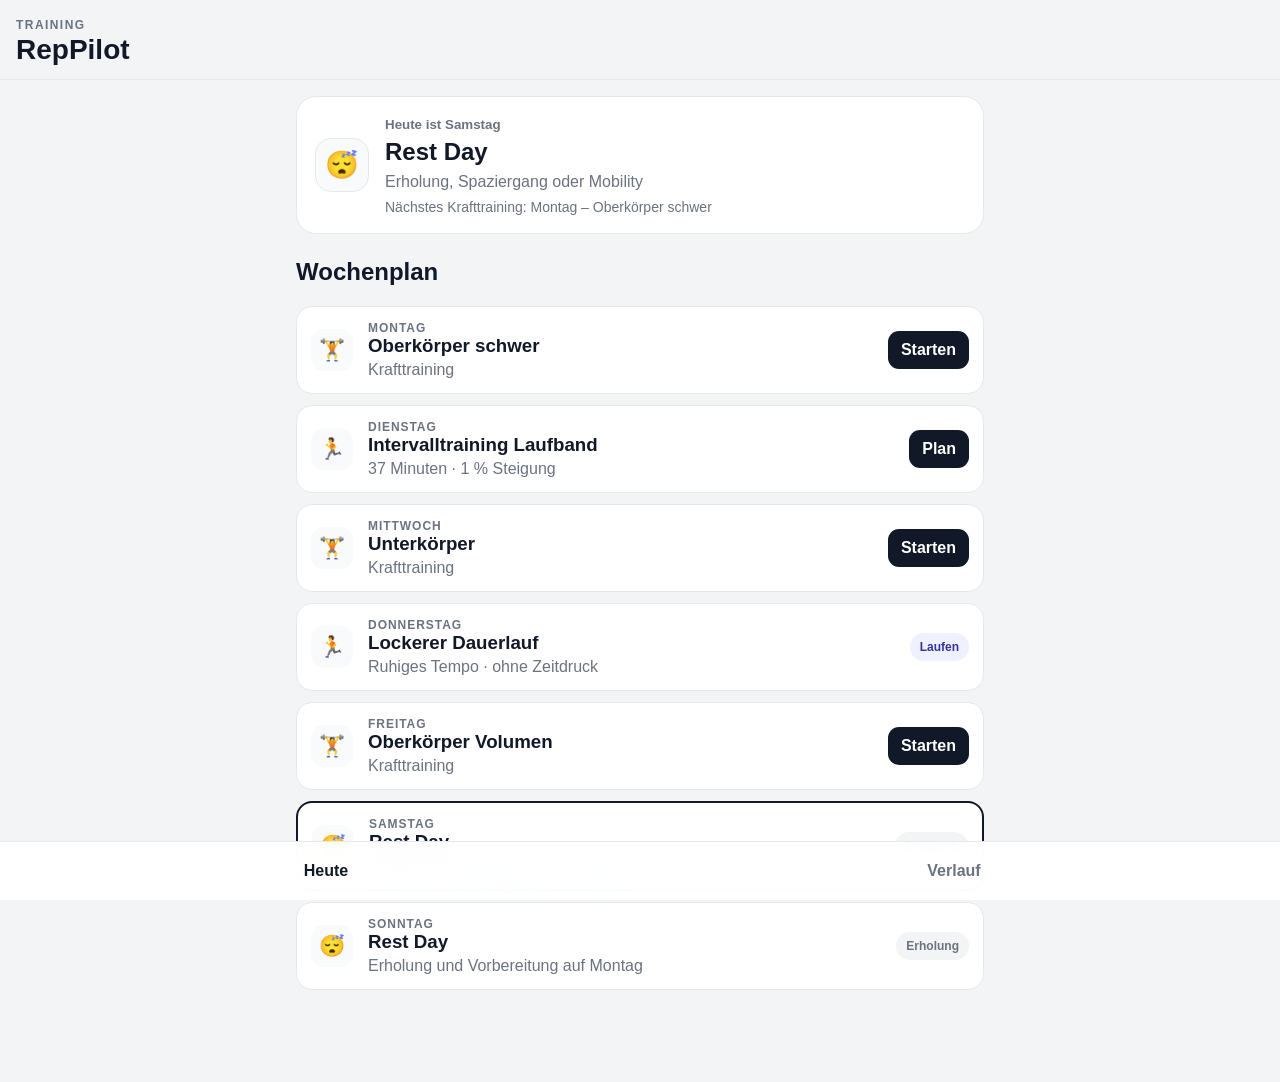
<file: index.html>
<!doctype html>
<html lang="de">
<head>
  <meta charset="utf-8">
  <meta name="viewport" content="width=device-width,initial-scale=1,viewport-fit=cover">
  <meta name="theme-color" content="#111827">
  <meta name="apple-mobile-web-app-capable" content="yes">
  <meta name="apple-mobile-web-app-status-bar-style" content="black-translucent">
  <meta name="apple-mobile-web-app-title" content="RepPilot">
  <link rel="manifest" href="manifest.json">
  <link rel="apple-touch-icon" href="icon-192.png">
  <link rel="stylesheet" href="styles.css">
  <title>RepPilot</title>
</head>
<body>
  <header>
    <p>TRAINING</p>
    <h1>RepPilot</h1>
  </header>

  <main>
    <section id="home" class="view active">
      <article class="card hero today-card">
        <div class="today-icon" id="todayIcon">🏋️</div>
        <div class="today-copy">
          <small id="todayLabel">Heute</small>
          <h2 id="nextTitle"></h2>
          <p id="nextMeta"></p>
          <p id="todayHint" class="today-hint"></p>
        </div>
        <button id="startBtn">Training starten</button>
      </article>

      <h2>Wochenplan</h2>
      <div id="plan"></div>
    </section>

    <section id="workout" class="view">
      <div class="top">
        <div>
          <small id="counter"></small>
          <h2 id="workoutTitle"></h2>
        </div>
        <button id="cancelBtn" class="secondary compact">Abbrechen</button>
      </div>

      <div class="track"><div id="bar"></div></div>

      <article id="setPanel" class="card focus">
        <small>AKTUELLE ÜBUNG</small>
        <div class="exercise-title-row"><div id="exerciseIcon" class="exercise-icon-large"></div><h2 id="exerciseName"></h2></div>
        <div class="technique-tip"><span aria-hidden="true">💡</span><p id="exerciseTip"></p></div>
        <div class="set-heading">
          <span id="setCounter"></span>
          <strong id="fixedReps"></strong>
        </div>
        <p id="previousSet" class="previous-set" hidden></p>
        <div id="lastTraining" class="last-training" hidden>
          <div>
            <small>LETZTES TRAINING</small>
            <strong id="lastWeightValue"></strong>
          </div>
          <div class="last-training-date">
            <span id="lastWeightDate"></span>
            <small>Automatisch übernommen</small>
          </div>
        </div>
        <label class="weight-label" for="weightInput">Gewicht</label>
        <div class="weight-entry">
          <input id="weightInput" type="number" inputmode="decimal" min="0" step="0.5" aria-label="Gewicht in Kilogramm">
          <span>kg</span>
        </div>
        <button id="completeSetBtn" class="primary-large">Satz abschließen</button>
      </article>

      <article id="restPanel" class="card rest-card" hidden>
        <small>PAUSE</small>
        <h2>Durchatmen</h2>
        <div id="restClock" class="rest-clock" role="timer" aria-live="polite">
          <strong id="restTime">01:30</strong>
          <span>Minuten</span>
        </div>
        <p id="restSetSummary" class="rest-set-summary"></p>
        <p id="restNext" class="rest-next"></p>
        <div class="rest-actions">
          <button id="addRestBtn" class="secondary">+30 Sekunden</button>
          <button id="skipRestBtn">Pause überspringen</button>
        </div>
      </article>

      <article id="completePanel" class="card complete-card" hidden>
        <div class="checkmark">✓</div>
        <div id="completedExerciseIcon" class="exercise-icon-complete"></div>
        <small>ÜBUNG ABGESCHLOSSEN</small>
        <h2 id="completedExercise"></h2>
        <p id="exerciseSummary"></p>

        <div id="nextExerciseBlock">
          <div class="next-exercise">
            <small>NÄCHSTE ÜBUNG</small>
            <div class="next-title-row"><div id="nextExerciseIcon" class="exercise-icon-next"></div><h3 id="nextExerciseName"></h3></div>
            <p id="nextExerciseMeta"></p>
            <div class="next-technique-tip"><span aria-hidden="true">💡</span><p id="nextExerciseTip"></p></div>
          </div>
          <button id="startNextBtn" class="primary-large">Nächste Übung starten</button>
          <button id="skipNextBtn" class="secondary full">Gerät besetzt – überspringen</button>
        </div>

        <div id="finishWorkoutBlock" hidden>
          <div class="workout-total">
            <small>TRAINING ERLEDIGT</small>
            <strong id="workoutVolumePreview"></strong>
          </div>
          <button id="finishWorkoutBtn" class="primary-large">Training speichern</button>
        </div>
      </article>
    </section>

    <section id="run" class="view">
      <div class="top">
        <div>
          <small>LAUFTRAINING</small>
          <h2 id="runTitle"></h2>
        </div>
        <button id="closeRunBtn" class="secondary compact">Zurück</button>
      </div>
      <article class="card run-card">
        <p id="runMeta" class="run-meta"></p>
        <p id="runIntro"></p>
        <div id="runSteps" class="run-steps"></div>
        <p id="runNote" class="run-note"></p>
      </article>
    </section>

    <section id="history" class="view">
      <h2>Verlauf</h2>
      <div id="historyList"></div>
    </section>
  </main>

  <nav>
    <button data-view="home" class="active">Heute</button>
    <button data-view="history">Verlauf</button>
  </nav>

  <script src="app.js"></script>
</body>
</html>
</file>
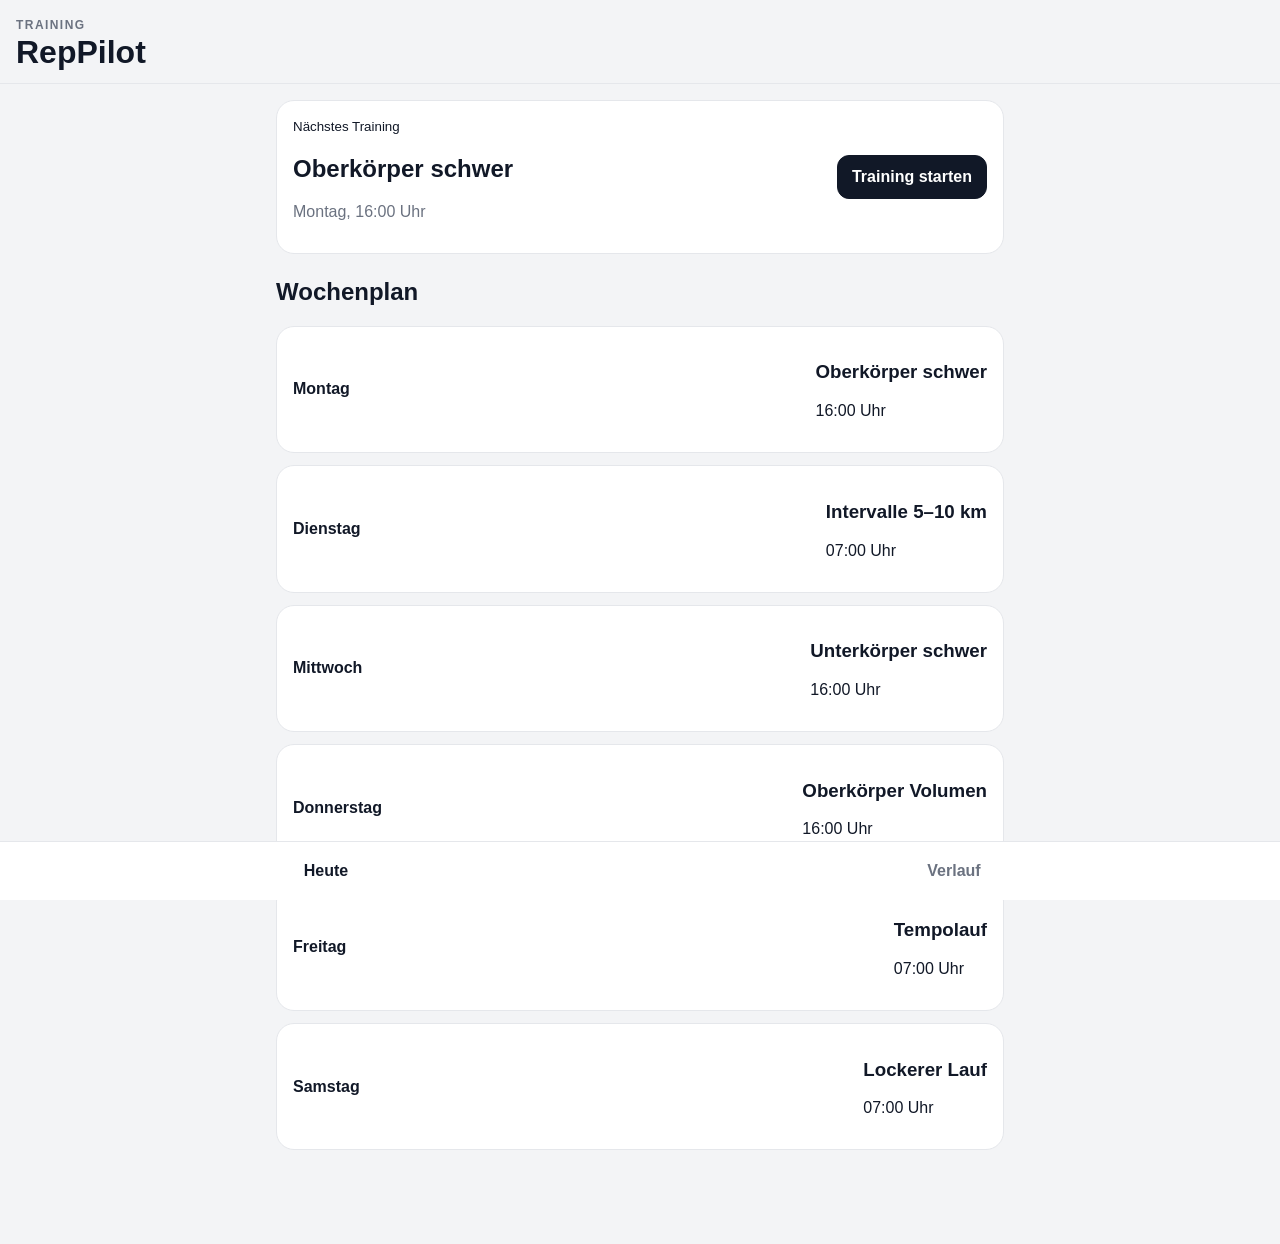
<file: RepPilot_WebApp_v3/index.html>
<!doctype html><html lang='de'><head><meta charset='utf-8'><meta name='viewport' content='width=device-width,initial-scale=1,viewport-fit=cover'><meta name='theme-color' content='#111827'><meta name='apple-mobile-web-app-capable' content='yes'><link rel='manifest' href='manifest.json'><link rel='apple-touch-icon' href='icon-192.png'><link rel='stylesheet' href='styles.css'><title>RepPilot</title></head><body><header><p>TRAINING</p><h1>RepPilot</h1></header><main><section id='home' class='view active'><article class='card hero'><div><small>Nächstes Training</small><h2 id='nextTitle'></h2><p id='nextMeta'></p></div><button id='startBtn'>Training starten</button></article><h2>Wochenplan</h2><div id='plan'></div></section><section id='workout' class='view'><div class='top'><div><small id='counter'></small><h2 id='workoutTitle'></h2></div><button id='cancelBtn' class='secondary'>Abbrechen</button></div><div class='track'><div id='bar'></div></div><article class='card focus'><small>AKTUELLE ÜBUNG</small><h2 id='exerciseName'></h2><p id='exerciseTarget'></p><span id='rec'></span><div id='sets'></div><div class='actions'><button id='prevBtn' class='secondary'>Zurück</button><button id='skipBtn' class='secondary skip'>Übung überspringen</button><button id='nextBtn'>Nächste Übung</button></div></article></section><section id='history' class='view'><h2>Verlauf</h2><div id='historyList'></div></section></main><nav><button data-view='home' class='active'>Heute</button><button data-view='history'>Verlauf</button></nav><script src='app.js'></script></body></html>
</file>
<file: styles.css>
:root{--bg:#f3f4f6;--card:#fff;--text:#111827;--muted:#6b7280;--line:#e5e7eb;--success:#166534;--success-bg:#dcfce7}
*{box-sizing:border-box}
html{background:var(--bg)}
body{margin:0;font-family:-apple-system,BlinkMacSystemFont,"Segoe UI",sans-serif;background:var(--bg);color:var(--text);padding-bottom:76px}
button,input{font:inherit}
button{cursor:pointer;border:0;border-radius:12px;padding:12px 15px;font-weight:750;background:#111827;color:white}
button:disabled{cursor:not-allowed;opacity:.35}
.secondary{background:white;color:#111827;border:1px solid var(--line)}
.compact{padding:10px 12px}
.full{width:100%}
header{position:sticky;top:0;z-index:5;padding:18px 16px 13px;background:rgba(243,244,246,.94);backdrop-filter:blur(12px);border-bottom:1px solid var(--line)}
header p{margin:0 0 2px;font-size:12px;letter-spacing:.12em;font-weight:800;color:var(--muted)}
header h1{margin:0;font-size:28px}
main{max-width:720px;margin:auto;padding:16px}
.view{display:none}.view.active{display:block}
.card{background:var(--card);border:1px solid var(--line);border-radius:20px;padding:18px}
.hero{display:flex;justify-content:space-between;gap:16px;align-items:center;margin-bottom:24px}
.hero h2,.focus h2,.complete-card h2{margin:5px 0 7px}
.hero p{margin:0;color:var(--muted)}
small{color:var(--muted);font-weight:700}
#plan,#historyList{display:grid;gap:11px}
.plan-item{display:flex;align-items:center;gap:15px;background:white;border:1px solid var(--line);border-radius:16px;padding:14px}
.plan-day{font-weight:800;min-width:82px}
.plan-item h3{margin:0 0 4px}.plan-item p{margin:0;color:var(--muted)}
.top{display:flex;justify-content:space-between;align-items:center;gap:12px}
.top h2{margin:4px 0}
.track{height:10px;background:var(--line);border-radius:99px;overflow:hidden;margin:12px 0 18px}
#bar{height:100%;background:#111827;transition:width .25s}
.focus>small,.complete-card>small{font-size:12px;letter-spacing:.1em;font-weight:800}
.set-heading{display:flex;justify-content:space-between;align-items:center;margin:20px 0 12px;padding:15px;border-radius:14px;background:#f9fafb;border:1px solid var(--line)}
.set-heading span{font-size:18px;font-weight:800}.set-heading strong{font-size:16px}
.previous-set{margin:0 0 16px;color:var(--muted);font-size:14px}
.weight-label{display:block;color:var(--muted);font-size:13px;font-weight:750;margin-bottom:7px}
.weight-entry{display:grid;grid-template-columns:1fr auto;align-items:center;border:2px solid #d1d5db;border-radius:16px;background:white;overflow:hidden;margin-bottom:14px}
.weight-entry:focus-within{border-color:#111827}
.weight-entry input{width:100%;border:0;outline:0;padding:17px;font-size:30px;font-weight:800;background:transparent}
.weight-entry span{padding-right:18px;color:var(--muted);font-weight:800;font-size:18px}
.primary-large{width:100%;padding:16px;font-size:17px;border-radius:15px}
.complete-card{text-align:center}
.checkmark{display:grid;place-items:center;width:58px;height:58px;border-radius:50%;margin:0 auto 14px;background:var(--success-bg);color:var(--success);font-size:30px;font-weight:900}
.complete-card>p{margin:6px 0 20px;color:var(--muted)}
.next-exercise,.workout-total{text-align:left;margin:18px 0 12px;padding:16px;border-radius:16px;background:#f9fafb;border:1px solid var(--line)}
.next-exercise h3{margin:5px 0}.next-exercise p{margin:0;color:var(--muted)}
#skipNextBtn{margin-top:10px}
.workout-total{text-align:center}.workout-total strong{display:block;margin-top:7px;font-size:24px}
.history-item{background:white;border:1px solid var(--line);border-radius:16px;overflow:hidden}
.history-item summary{display:flex;align-items:center;justify-content:space-between;gap:12px;padding:15px;cursor:pointer;list-style:none}
.history-item summary::-webkit-details-marker{display:none}
.history-item h3{margin:0 0 4px}.history-item p{margin:0;color:var(--muted)}
.volume{text-align:right}.volume small{display:block;font-size:11px}.volume strong{display:block;margin-top:3px;font-size:18px}
.exercise-history{list-style:none;margin:0;padding:0 15px 12px;border-top:1px solid var(--line)}
.exercise-history li{display:flex;justify-content:space-between;gap:12px;padding:11px 0;border-bottom:1px solid var(--line);font-size:14px}
.exercise-history li:last-child{border-bottom:0}.exercise-history span{color:var(--muted)}
nav{position:fixed;left:0;right:0;bottom:0;display:grid;grid-template-columns:1fr 1fr;padding:8px 12px;background:rgba(255,255,255,.96);backdrop-filter:blur(12px);border-top:1px solid var(--line)}
nav button{background:transparent;color:var(--muted)}nav button.active{color:#111827}
.empty{text-align:center;color:var(--muted);padding:25px}
[hidden]{display:none!important}
@media(max-width:560px){
  .hero{flex-direction:column;align-items:stretch}.hero button{width:100%}
  .history-item summary{align-items:flex-start}.volume small{max-width:80px}
}
.today-card{align-items:center}
.today-icon{display:grid;place-items:center;flex:0 0 54px;width:54px;height:54px;border-radius:16px;background:#f9fafb;border:1px solid var(--line);font-size:27px}
.today-copy{flex:1}.today-hint{margin-top:8px!important;font-size:14px}
.plan-item.today{border:2px solid #111827}
.plan-icon{display:grid;place-items:center;flex:0 0 42px;width:42px;height:42px;border-radius:13px;background:#f9fafb;font-size:21px}
.plan-copy{flex:1;min-width:0}.plan-copy .plan-day{min-width:0;color:var(--muted);font-size:12px;text-transform:uppercase;letter-spacing:.08em}
.plan-start{padding:10px 13px;border-radius:11px}
.plan-badge{padding:7px 10px;border-radius:999px;font-size:12px;font-weight:800;background:#eef2ff;color:#3730a3}
.plan-badge.rest{background:#f3f4f6;color:#6b7280}
@media(max-width:560px){
  .today-card{display:grid;grid-template-columns:auto 1fr;align-items:start}
  .today-card>button{grid-column:1/-1}
  .plan-item{align-items:center}.plan-start{padding:9px 11px}
}


/* Gerätesymbole */
.equipment-icon{display:inline-grid;place-items:center;flex:0 0 auto;color:#111827}
.equipment-icon svg{width:100%;height:100%;fill:none;stroke:currentColor;stroke-width:2.5;stroke-linecap:round;stroke-linejoin:round}
.exercise-title-row{display:flex;align-items:center;gap:14px;margin:8px 0 4px}
.exercise-title-row h2{margin:0}
.exercise-icon-large{display:grid;place-items:center;flex:0 0 68px;width:68px;height:68px;padding:10px;border-radius:18px;background:#f3f4f6;border:1px solid var(--line)}
.exercise-icon-large .equipment-icon{width:48px;height:48px}
.exercise-icon-complete{display:grid;place-items:center;width:72px;height:72px;padding:11px;margin:0 auto 12px;border-radius:20px;background:#f9fafb;border:1px solid var(--line)}
.exercise-icon-complete .equipment-icon{width:50px;height:50px}
.next-title-row{display:flex;align-items:center;gap:11px;margin:6px 0 4px}
.next-title-row h3{margin:0}
.exercise-icon-next{display:grid;place-items:center;flex:0 0 46px;width:46px;height:46px;padding:7px;border-radius:13px;background:white;border:1px solid var(--line)}
.exercise-icon-next .equipment-icon{width:31px;height:31px}
.history-exercise-name{display:flex;align-items:center;gap:9px;min-width:0}
.history-exercise-name>.equipment-icon{width:29px;height:29px;padding:4px;border-radius:8px;background:#f9fafb;border:1px solid var(--line)}
.history-exercise-name>span:last-child{overflow:hidden;text-overflow:ellipsis}
@media(max-width:380px){
  .exercise-icon-large{flex-basis:58px;width:58px;height:58px;padding:8px}
  .exercise-icon-large .equipment-icon{width:42px;height:42px}
  .exercise-title-row{gap:10px}
}


/* Kurze Technikhinweise */
.technique-tip,.next-technique-tip{display:flex;align-items:flex-start;gap:9px;padding:11px 12px;border-radius:13px;background:#fffbeb;border:1px solid #fde68a;color:#78350f}
.technique-tip{margin:12px 0 2px}
.next-technique-tip{margin-top:12px;background:white;border-color:#e5e7eb;color:#374151}
.technique-tip span,.next-technique-tip span{font-size:17px;line-height:1.35}
.technique-tip p,.next-technique-tip p{margin:0;font-size:14px;font-weight:700;line-height:1.4}

/* RepPilot v9: letztes Gewicht, Pausentimer und Laufplan */
.last-training{display:flex;justify-content:space-between;gap:14px;align-items:center;margin:0 0 16px;padding:13px 14px;border-radius:14px;background:#eef2ff;border:1px solid #c7d2fe}
.last-training strong{display:block;margin-top:4px;font-size:20px;color:#1e1b4b}
.last-training-date{text-align:right}
.last-training-date span,.last-training-date small{display:block}
.last-training-date span{font-weight:800;color:#3730a3}
.last-training-date small{margin-top:4px;font-size:11px;color:#6366f1}
.rest-card{text-align:center}
.rest-card>small{font-size:12px;letter-spacing:.1em;font-weight:800}
.rest-card h2{margin:5px 0 18px}
.rest-clock{--rest-progress:0deg;position:relative;display:grid;place-content:center;width:190px;height:190px;margin:0 auto 20px;border-radius:50%;background:conic-gradient(#111827 var(--rest-progress),#e5e7eb 0)}
.rest-clock::before{content:"";position:absolute;inset:12px;border-radius:50%;background:#fff}
.rest-clock strong,.rest-clock span{position:relative;z-index:1}
.rest-clock strong{font-size:48px;line-height:1;font-variant-numeric:tabular-nums}
.rest-clock span{margin-top:7px;color:var(--muted);font-weight:700}
.rest-set-summary{margin:0;font-weight:800}
.rest-next{margin:7px 0 18px;color:var(--muted)}
.rest-actions{display:grid;grid-template-columns:1fr 1fr;gap:10px}
.run-card{margin-top:16px}
.run-meta{margin:0 0 10px;color:var(--muted);font-weight:800}
.run-card>p{line-height:1.5}
.run-steps{display:grid;gap:10px;margin:18px 0}
.run-step{display:grid;grid-template-columns:44px 1fr auto;align-items:center;gap:12px;padding:13px;border:1px solid var(--line);border-radius:14px;background:#f9fafb}
.run-step-number{display:grid;place-items:center;width:38px;height:38px;border-radius:12px;background:#111827;color:#fff;font-weight:900}
.run-step h3{margin:0 0 3px;font-size:16px}
.run-step p{margin:0;color:var(--muted);font-size:13px}
.run-speed{text-align:right;font-weight:850}
.run-speed small{display:block;margin-top:3px;font-size:11px}
.run-note{padding:13px 14px;border-radius:14px;background:#fffbeb;border:1px solid #fde68a;color:#78350f;font-weight:700}
@media(max-width:560px){
  .last-training{align-items:flex-start}.last-training-date{max-width:55%}
  .rest-actions{grid-template-columns:1fr}.rest-actions button{width:100%}
  .rest-clock{width:176px;height:176px}.rest-clock strong{font-size:44px}
  .run-step{grid-template-columns:40px 1fr}.run-speed{grid-column:2;text-align:left}
}
</file>
<file: RepPilot_WebApp_v3/styles.css>
:root{--bg:#f3f4f6;--card:#fff;--text:#111827;--muted:#6b7280;--border:#e5e7eb}*{box-sizing:border-box}body{margin:0;font-family:-apple-system,BlinkMacSystemFont,"Segoe UI",sans-serif;background:var(--bg);color:var(--text);padding-bottom:78px}header{padding:18px 16px 12px;border-bottom:1px solid var(--border);position:sticky;top:0;background:#f3f4f6ee;backdrop-filter:blur(12px);z-index:10}header p{margin:0;font-size:12px;font-weight:700;letter-spacing:.12em;color:var(--muted)}h1{margin:2px 0 0}main{max-width:760px;margin:auto;padding:16px}.view{display:none}.view.active{display:block}.card{background:var(--card);border:1px solid var(--border);border-radius:18px;padding:16px}.hero,.top{display:flex;justify-content:space-between;gap:16px;align-items:center}.hero{margin-bottom:24px}.hero p,.focus p{color:var(--muted)}button{font:inherit;font-weight:700;border-radius:12px;padding:12px 14px;border:1px solid #111827;background:#111827;color:white}.secondary{background:white;color:#111827;border-color:var(--border)}#plan,#historyList{display:grid;gap:12px}.planItem,.historyItem{display:flex;justify-content:space-between;align-items:center}.day{font-weight:700;min-width:80px}.track{height:10px;background:var(--border);border-radius:999px;overflow:hidden;margin:12px 0 18px}.track div{height:100%;background:#111827;width:0;transition:.2s}.focus{padding:20px}.focus>small{color:var(--muted);font-weight:700;letter-spacing:.1em}.focus h2{margin:4px 0}.focus span{display:inline-block;background:#fef3c7;color:#92400e;border-radius:999px;padding:6px 9px;font-size:12px;font-weight:700}.focus span.up{background:#dcfce7;color:#166534}#sets{display:grid;gap:10px;margin:20px 0}.set{display:grid;grid-template-columns:54px 1fr 1fr 42px;gap:10px;align-items:center;border:1px solid var(--border);border-radius:14px;padding:10px}.set label{display:block;font-size:12px;color:var(--muted);margin-bottom:4px}.set input[type=number]{width:100%;min-width:0;padding:10px;border:1px solid var(--border);border-radius:10px}.set input[type=checkbox]{width:24px;height:24px}.actions{display:grid;grid-template-columns:1fr 1.5fr;gap:10px}nav{position:fixed;left:0;right:0;bottom:0;display:grid;grid-template-columns:1fr 1fr;background:#fff;border-top:1px solid var(--border);padding:8px 12px}nav button{background:transparent;color:var(--muted);border:0}nav button.active{color:#111827}@media(max-width:560px){.hero{flex-direction:column;align-items:stretch}.hero button{width:100%}.set{grid-template-columns:44px 1fr 1fr 36px}.focus{padding:16px}}

.actions{grid-template-columns:1fr 1.35fr 1.35fr}
.actions .skip{border-color:#d1d5db}
@media(max-width:560px){
  .actions{grid-template-columns:1fr 1fr}
  .actions #nextBtn{grid-column:1/-1}
}
</file>
